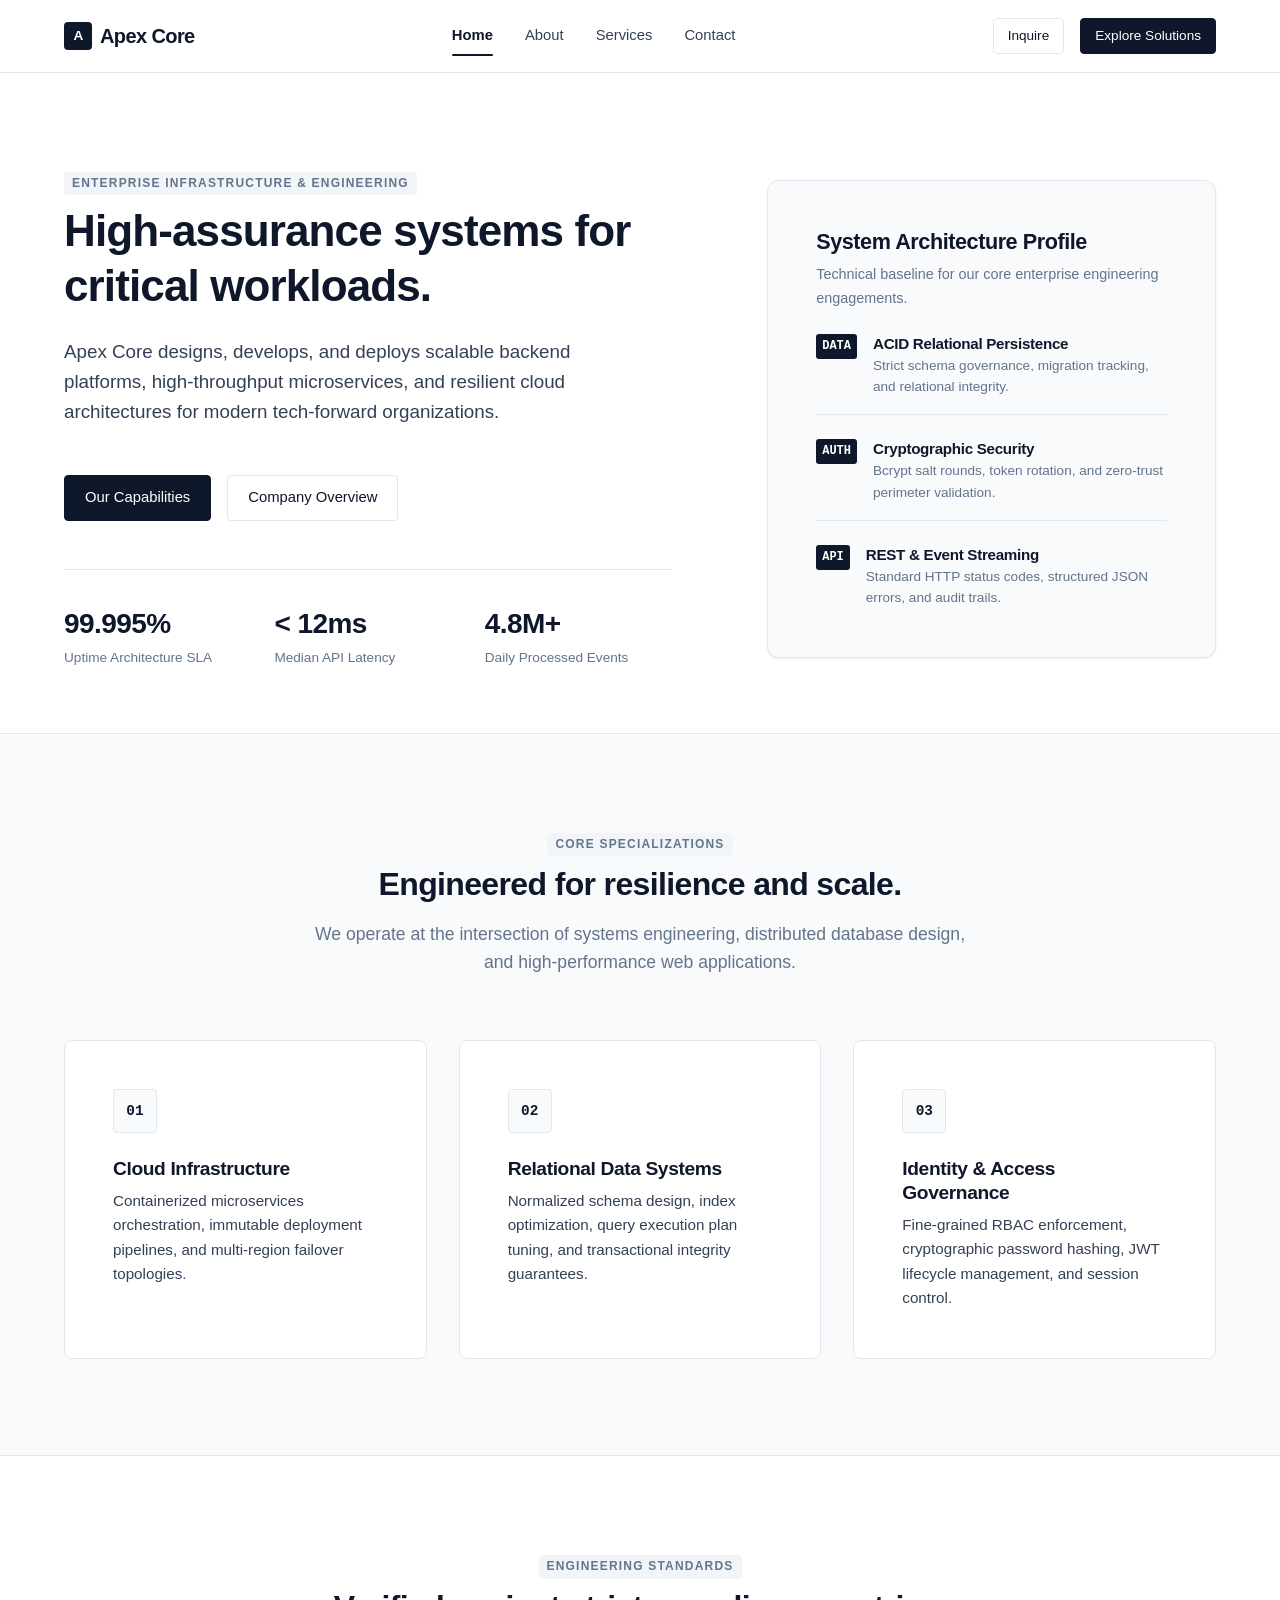
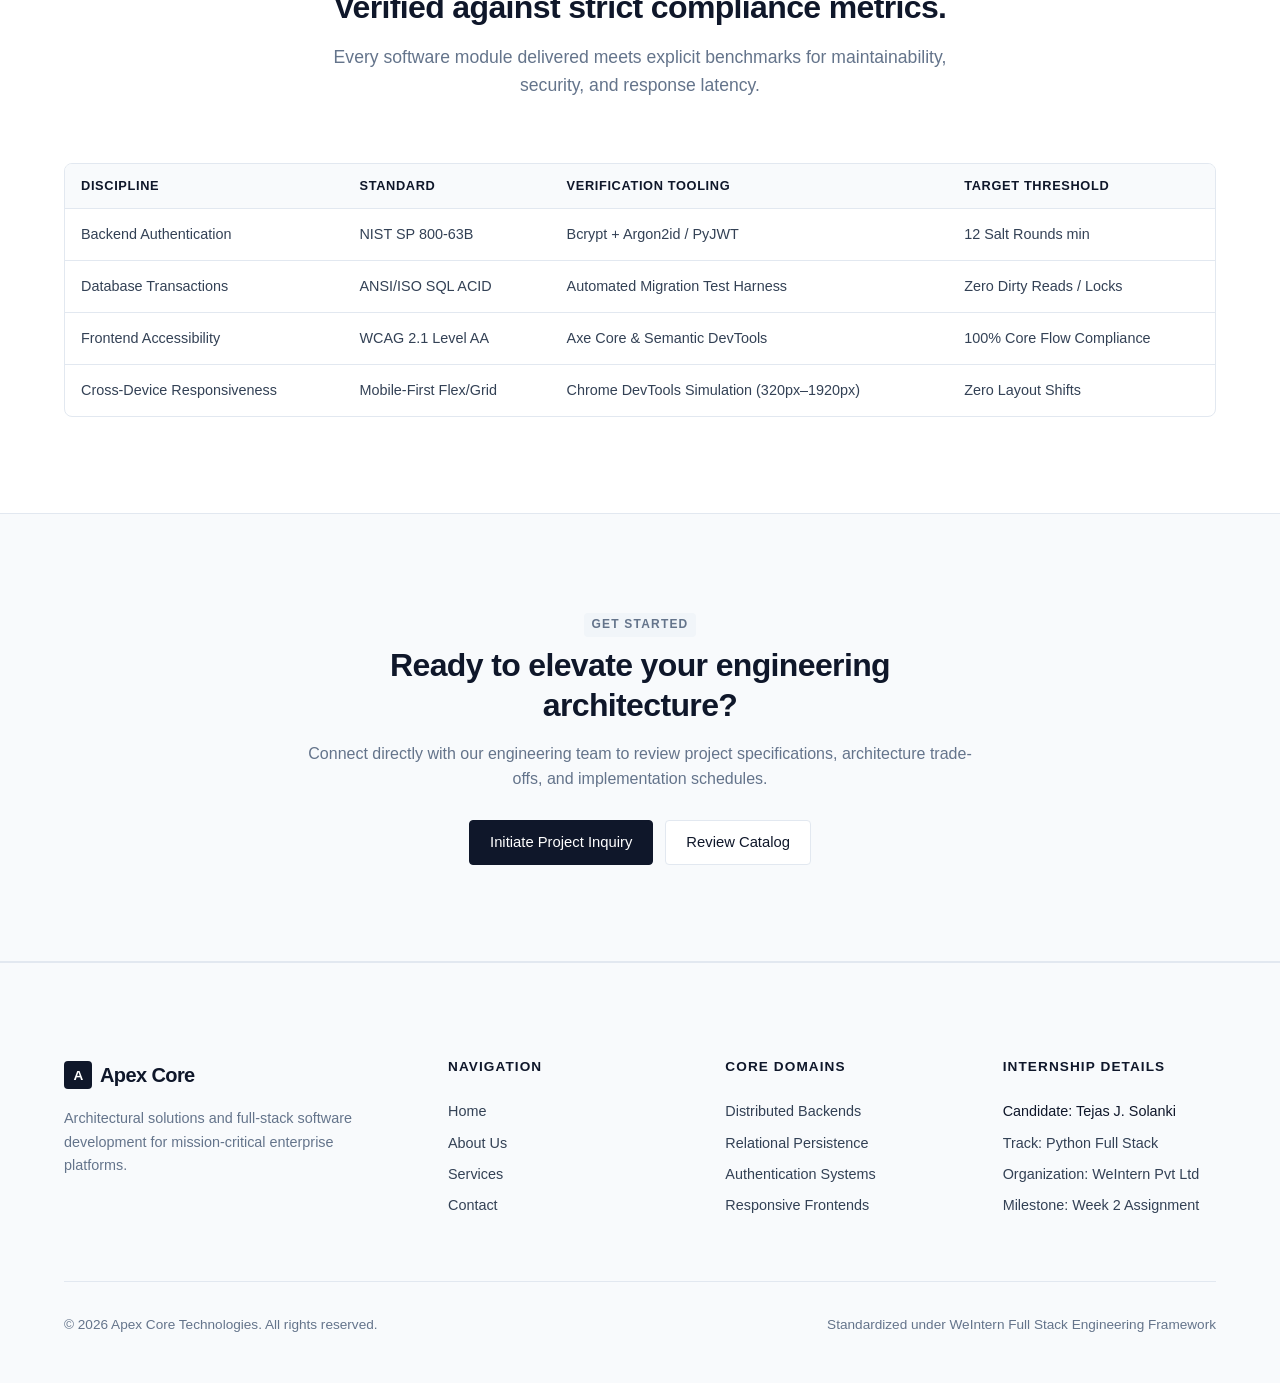
<file: task1-company-website/index.html>
<!DOCTYPE html>
<html lang="en">
<head>
  <meta charset="UTF-8">
  <meta name="viewport" content="width=device-width, initial-scale=1.0">
  <title>Apex Core Technologies — High-Throughput Cloud & Distributed Systems</title>
  <meta name="description" content="Apex Core Technologies delivers enterprise engineering, distributed cloud architecture, and mission-critical software systems.">
  <link rel="icon" type="image/svg+xml" href="assets/favicon.svg">
  <link rel="stylesheet" href="css/style.css">
</head>
<body>

  <!-- Navigation Header -->
  <header class="site-header">
    <div class="container">
      <nav class="navbar" aria-label="Main Navigation">
        <a href="index.html" class="brand-logo">
          <span class="brand-icon">A</span>
          <span>Apex Core</span>
        </a>

        <div class="nav-menu">
          <a href="index.html" class="nav-link active">Home</a>
          <a href="about.html" class="nav-link">About</a>
          <a href="services.html" class="nav-link">Services</a>
          <a href="contact.html" class="nav-link">Contact</a>
        </div>

        <div class="nav-cta">
          <a href="contact.html" class="btn btn-secondary btn-sm">Inquire</a>
          <a href="services.html" class="btn btn-primary btn-sm">Explore Solutions</a>
        </div>

        <button class="hamburger-btn" aria-label="Toggle navigation menu" aria-expanded="false">
          <span class="hamburger-line"></span>
          <span class="hamburger-line"></span>
          <span class="hamburger-line"></span>
        </button>
      </nav>
    </div>

    <!-- Mobile Drawer -->
    <div class="mobile-nav-drawer" aria-label="Mobile Navigation">
      <div class="mobile-nav-list">
        <a href="index.html" class="mobile-nav-link active">Home</a>
        <a href="about.html" class="mobile-nav-link">About</a>
        <a href="services.html" class="mobile-nav-link">Services</a>
        <a href="contact.html" class="mobile-nav-link">Contact</a>
        <div style="margin-top: 16px;">
          <a href="contact.html" class="btn btn-primary btn-block">Schedule Architecture Review</a>
        </div>
      </div>
    </div>
  </header>

  <!-- Hero Section -->
  <main>
    <section class="hero">
      <div class="container">
        <div class="hero-grid">
          <div class="hero-content">
            <span class="section-label">Enterprise Infrastructure & Engineering</span>
            <h1>High-assurance systems for critical workloads.</h1>
            <p class="hero-description">
              Apex Core designs, develops, and deploys scalable backend platforms, high-throughput microservices, and resilient cloud architectures for modern tech-forward organizations.
            </p>
            <div class="hero-actions">
              <a href="services.html" class="btn btn-primary">Our Capabilities</a>
              <a href="about.html" class="btn btn-secondary">Company Overview</a>
            </div>

            <div class="hero-metrics">
              <div class="metric-item">
                <div class="metric-value">99.995%</div>
                <div class="metric-label">Uptime Architecture SLA</div>
              </div>
              <div class="metric-item">
                <div class="metric-value">&lt; 12ms</div>
                <div class="metric-label">Median API Latency</div>
              </div>
              <div class="metric-item">
                <div class="metric-value">4.8M+</div>
                <div class="metric-label">Daily Processed Events</div>
              </div>
            </div>
          </div>

          <div class="hero-visual-card">
            <h3 style="margin-bottom: 8px;">System Architecture Profile</h3>
            <p style="font-size: 0.9rem; margin-bottom: 24px; color: var(--color-muted);">
              Technical baseline for our core enterprise engineering engagements.
            </p>
            <div class="system-spec-list">
              <div class="system-spec-item">
                <span class="spec-badge">DATA</span>
                <div class="spec-details">
                  <h4>ACID Relational Persistence</h4>
                  <p>Strict schema governance, migration tracking, and relational integrity.</p>
                </div>
              </div>
              <div class="system-spec-item">
                <span class="spec-badge">AUTH</span>
                <div class="spec-details">
                  <h4>Cryptographic Security</h4>
                  <p>Bcrypt salt rounds, token rotation, and zero-trust perimeter validation.</p>
                </div>
              </div>
              <div class="system-spec-item">
                <span class="spec-badge">API</span>
                <div class="spec-details">
                  <h4>REST & Event Streaming</h4>
                  <p>Standard HTTP status codes, structured JSON errors, and audit trails.</p>
                </div>
              </div>
            </div>
          </div>
        </div>
      </div>
    </section>

    <!-- Core Pillars Section -->
    <section class="section section-alt">
      <div class="container">
        <div class="section-header">
          <span class="section-label">Core Specializations</span>
          <h2 class="section-title">Engineered for resilience and scale.</h2>
          <p class="section-description">
            We operate at the intersection of systems engineering, distributed database design, and high-performance web applications.
          </p>
        </div>

        <div class="grid-3">
          <div class="card">
            <div class="card-icon-box">01</div>
            <h3 class="card-title">Cloud Infrastructure</h3>
            <p class="card-text">
              Containerized microservices orchestration, immutable deployment pipelines, and multi-region failover topologies.
            </p>
          </div>

          <div class="card">
            <div class="card-icon-box">02</div>
            <h3 class="card-title">Relational Data Systems</h3>
            <p class="card-text">
              Normalized schema design, index optimization, query execution plan tuning, and transactional integrity guarantees.
            </p>
          </div>

          <div class="card">
            <div class="card-icon-box">03</div>
            <h3 class="card-title">Identity & Access Governance</h3>
            <p class="card-text">
              Fine-grained RBAC enforcement, cryptographic password hashing, JWT lifecycle management, and session control.
            </p>
          </div>
        </div>
      </div>
    </section>

    <!-- Operational Standards -->
    <section class="section">
      <div class="container">
        <div class="section-header">
          <span class="section-label">Engineering Standards</span>
          <h2 class="section-title">Verified against strict compliance metrics.</h2>
          <p class="section-description">
            Every software module delivered meets explicit benchmarks for maintainability, security, and response latency.
          </p>
        </div>

        <div class="data-table-wrapper">
          <table class="data-table">
            <thead>
              <tr>
                <th>Discipline</th>
                <th>Standard</th>
                <th>Verification Tooling</th>
                <th>Target Threshold</th>
              </tr>
            </thead>
            <tbody>
              <tr>
                <td>Backend Authentication</td>
                <td>NIST SP 800-63B</td>
                <td>Bcrypt + Argon2id / PyJWT</td>
                <td>12 Salt Rounds min</td>
              </tr>
              <tr>
                <td>Database Transactions</td>
                <td>ANSI/ISO SQL ACID</td>
                <td>Automated Migration Test Harness</td>
                <td>Zero Dirty Reads / Locks</td>
              </tr>
              <tr>
                <td>Frontend Accessibility</td>
                <td>WCAG 2.1 Level AA</td>
                <td>Axe Core & Semantic DevTools</td>
                <td>100% Core Flow Compliance</td>
              </tr>
              <tr>
                <td>Cross-Device Responsiveness</td>
                <td>Mobile-First Flex/Grid</td>
                <td>Chrome DevTools Simulation (320px–1920px)</td>
                <td>Zero Layout Shifts</td>
              </tr>
            </tbody>
          </table>
        </div>
      </div>
    </section>

    <!-- Call to Action -->
    <section class="section section-alt">
      <div class="container" style="text-align: center; max-width: 720px;">
        <span class="section-label">Get Started</span>
        <h2 style="margin-bottom: 16px;">Ready to elevate your engineering architecture?</h2>
        <p style="margin-bottom: 28px; color: var(--color-muted);">
          Connect directly with our engineering team to review project specifications, architecture trade-offs, and implementation schedules.
        </p>
        <div style="display: flex; gap: 12px; justify-content: center;">
          <a href="contact.html" class="btn btn-primary">Initiate Project Inquiry</a>
          <a href="services.html" class="btn btn-secondary">Review Catalog</a>
        </div>
      </div>
    </section>
  </main>

  <!-- Footer -->
  <footer class="site-footer">
    <div class="container">
      <div class="footer-grid">
        <div class="footer-brand">
          <a href="index.html" class="brand-logo">
            <span class="brand-icon">A</span>
            <span>Apex Core</span>
          </a>
          <p>
            Architectural solutions and full-stack software development for mission-critical enterprise platforms.
          </p>
        </div>

        <div class="footer-col">
          <h4>Navigation</h4>
          <div class="footer-links">
            <a href="index.html" class="footer-link">Home</a>
            <a href="about.html" class="footer-link">About Us</a>
            <a href="services.html" class="footer-link">Services</a>
            <a href="contact.html" class="footer-link">Contact</a>
          </div>
        </div>

        <div class="footer-col">
          <h4>Core Domains</h4>
          <div class="footer-links">
            <a href="services.html" class="footer-link">Distributed Backends</a>
            <a href="services.html" class="footer-link">Relational Persistence</a>
            <a href="services.html" class="footer-link">Authentication Systems</a>
            <a href="services.html" class="footer-link">Responsive Frontends</a>
          </div>
        </div>

        <div class="footer-col">
          <h4>Internship Details</h4>
          <div class="footer-links">
            <span class="footer-link" style="color: var(--color-primary); font-weight: 500;">Candidate: Tejas J. Solanki</span>
            <span class="footer-link">Track: Python Full Stack</span>
            <span class="footer-link">Organization: WeIntern Pvt Ltd</span>
            <span class="footer-link">Milestone: Week 2 Assignment</span>
          </div>
        </div>
      </div>

      <div class="footer-bottom">
        <div>&copy; 2026 Apex Core Technologies. All rights reserved.</div>
        <div>Standardized under WeIntern Full Stack Engineering Framework</div>
      </div>
    </div>
  </footer>

  <script src="js/script.js"></script>
</body>
</html>
</file>
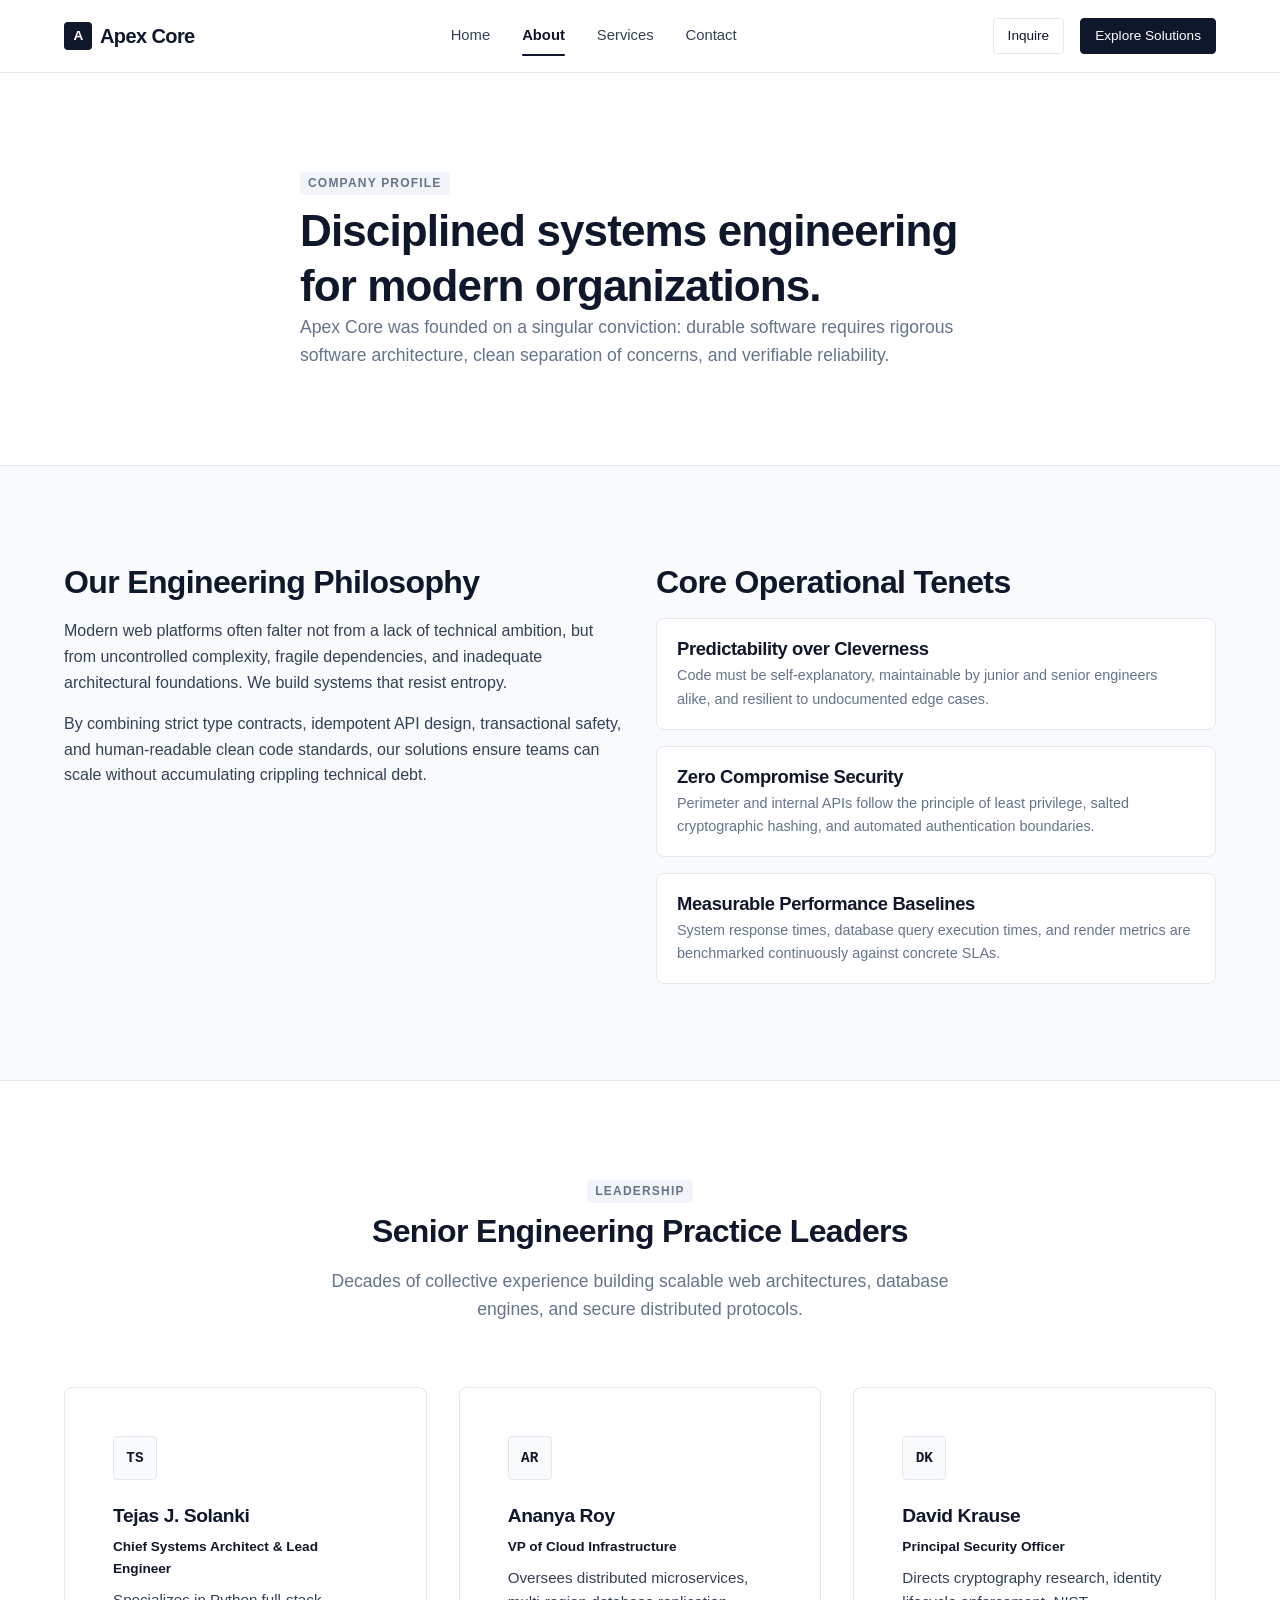
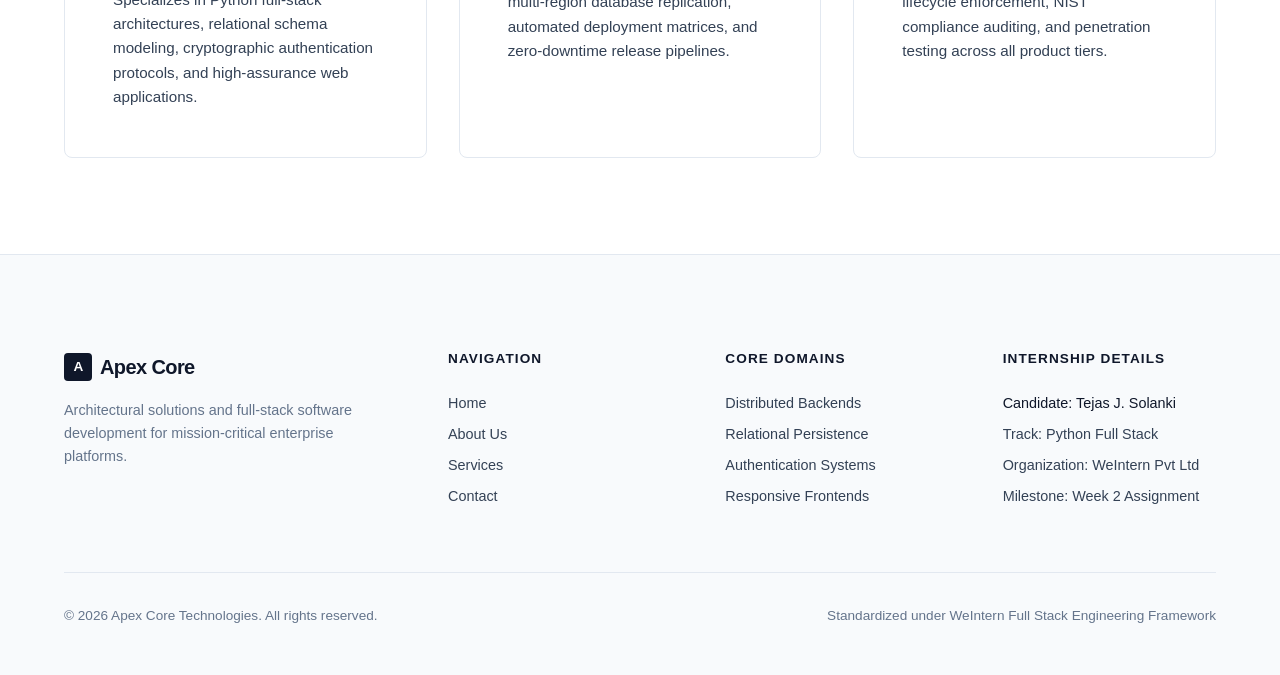
<file: task1-company-website/about.html>
<!DOCTYPE html>
<html lang="en">
<head>
  <meta charset="UTF-8">
  <meta name="viewport" content="width=device-width, initial-scale=1.0">
  <title>About Us — Apex Core Technologies</title>
  <meta name="description" content="Learn about Apex Core Technologies, our founding principles, architectural discipline, and engineering leadership.">
  <link rel="icon" type="image/svg+xml" href="assets/favicon.svg">
  <link rel="stylesheet" href="css/style.css">
</head>
<body>

  <!-- Navigation Header -->
  <header class="site-header">
    <div class="container">
      <nav class="navbar" aria-label="Main Navigation">
        <a href="index.html" class="brand-logo">
          <span class="brand-icon">A</span>
          <span>Apex Core</span>
        </a>

        <div class="nav-menu">
          <a href="index.html" class="nav-link">Home</a>
          <a href="about.html" class="nav-link active">About</a>
          <a href="services.html" class="nav-link">Services</a>
          <a href="contact.html" class="nav-link">Contact</a>
        </div>

        <div class="nav-cta">
          <a href="contact.html" class="btn btn-secondary btn-sm">Inquire</a>
          <a href="services.html" class="btn btn-primary btn-sm">Explore Solutions</a>
        </div>

        <button class="hamburger-btn" aria-label="Toggle navigation menu" aria-expanded="false">
          <span class="hamburger-line"></span>
          <span class="hamburger-line"></span>
          <span class="hamburger-line"></span>
        </button>
      </nav>
    </div>

    <div class="mobile-nav-drawer" aria-label="Mobile Navigation">
      <div class="mobile-nav-list">
        <a href="index.html" class="mobile-nav-link">Home</a>
        <a href="about.html" class="mobile-nav-link active">About</a>
        <a href="services.html" class="mobile-nav-link">Services</a>
        <a href="contact.html" class="mobile-nav-link">Contact</a>
        <div style="margin-top: 16px;">
          <a href="contact.html" class="btn btn-primary btn-block">Schedule Architecture Review</a>
        </div>
      </div>
    </div>
  </header>

  <main>
    <!-- Page Hero -->
    <section class="section" style="padding-bottom: var(--space-xl);">
      <div class="container">
        <div class="section-header" style="text-align: left; margin-bottom: var(--space-xl);">
          <span class="section-label">Company Profile</span>
          <h1>Disciplined systems engineering for modern organizations.</h1>
          <p class="section-description">
            Apex Core was founded on a singular conviction: durable software requires rigorous software architecture, clean separation of concerns, and verifiable reliability.
          </p>
        </div>
      </div>
    </section>

    <!-- Company Story & Principles -->
    <section class="section section-alt">
      <div class="container">
        <div class="grid-2" style="align-items: flex-start;">
          <div>
            <h2 style="margin-bottom: 16px;">Our Engineering Philosophy</h2>
            <p>
              Modern web platforms often falter not from a lack of technical ambition, but from uncontrolled complexity, fragile dependencies, and inadequate architectural foundations. We build systems that resist entropy.
            </p>
            <p>
              By combining strict type contracts, idempotent API design, transactional safety, and human-readable clean code standards, our solutions ensure teams can scale without accumulating crippling technical debt.
            </p>
          </div>

          <div>
            <h2 style="margin-bottom: 16px;">Core Operational Tenets</h2>
            <div style="display: flex; flex-direction: column; gap: 16px;">
              <div class="card" style="padding: 18px 20px;">
                <h4 style="margin-bottom: 4px;">Predictability over Cleverness</h4>
                <p style="font-size: 0.9rem; color: var(--color-muted); margin: 0;">
                  Code must be self-explanatory, maintainable by junior and senior engineers alike, and resilient to undocumented edge cases.
                </p>
              </div>
              <div class="card" style="padding: 18px 20px;">
                <h4 style="margin-bottom: 4px;">Zero Compromise Security</h4>
                <p style="font-size: 0.9rem; color: var(--color-muted); margin: 0;">
                  Perimeter and internal APIs follow the principle of least privilege, salted cryptographic hashing, and automated authentication boundaries.
                </p>
              </div>
              <div class="card" style="padding: 18px 20px;">
                <h4 style="margin-bottom: 4px;">Measurable Performance Baselines</h4>
                <p style="font-size: 0.9rem; color: var(--color-muted); margin: 0;">
                  System response times, database query execution times, and render metrics are benchmarked continuously against concrete SLAs.
                </p>
              </div>
            </div>
          </div>
        </div>
      </div>
    </section>

    <!-- Leadership Section -->
    <section class="section">
      <div class="container">
        <div class="section-header">
          <span class="section-label">Leadership</span>
          <h2 class="section-title">Senior Engineering Practice Leaders</h2>
          <p class="section-description">
            Decades of collective experience building scalable web architectures, database engines, and secure distributed protocols.
          </p>
        </div>

        <div class="grid-3">
          <div class="card">
            <div class="card-icon-box">TS</div>
            <h3 class="card-title">Tejas J. Solanki</h3>
            <p style="font-size: 0.85rem; font-weight: 600; color: var(--color-primary); margin-bottom: 8px;">Chief Systems Architect & Lead Engineer</p>
            <p class="card-text">
              Specializes in Python full-stack architectures, relational schema modeling, cryptographic authentication protocols, and high-assurance web applications.
            </p>
          </div>

          <div class="card">
            <div class="card-icon-box">AR</div>
            <h3 class="card-title">Ananya Roy</h3>
            <p style="font-size: 0.85rem; font-weight: 600; color: var(--color-primary); margin-bottom: 8px;">VP of Cloud Infrastructure</p>
            <p class="card-text">
              Oversees distributed microservices, multi-region database replication, automated deployment matrices, and zero-downtime release pipelines.
            </p>
          </div>

          <div class="card">
            <div class="card-icon-box">DK</div>
            <h3 class="card-title">David Krause</h3>
            <p style="font-size: 0.85rem; font-weight: 600; color: var(--color-primary); margin-bottom: 8px;">Principal Security Officer</p>
            <p class="card-text">
              Directs cryptography research, identity lifecycle enforcement, NIST compliance auditing, and penetration testing across all product tiers.
            </p>
          </div>
        </div>
      </div>
    </section>
  </main>

  <!-- Footer -->
  <footer class="site-footer">
    <div class="container">
      <div class="footer-grid">
        <div class="footer-brand">
          <a href="index.html" class="brand-logo">
            <span class="brand-icon">A</span>
            <span>Apex Core</span>
          </a>
          <p>
            Architectural solutions and full-stack software development for mission-critical enterprise platforms.
          </p>
        </div>

        <div class="footer-col">
          <h4>Navigation</h4>
          <div class="footer-links">
            <a href="index.html" class="footer-link">Home</a>
            <a href="about.html" class="footer-link">About Us</a>
            <a href="services.html" class="footer-link">Services</a>
            <a href="contact.html" class="footer-link">Contact</a>
          </div>
        </div>

        <div class="footer-col">
          <h4>Core Domains</h4>
          <div class="footer-links">
            <a href="services.html" class="footer-link">Distributed Backends</a>
            <a href="services.html" class="footer-link">Relational Persistence</a>
            <a href="services.html" class="footer-link">Authentication Systems</a>
            <a href="services.html" class="footer-link">Responsive Frontends</a>
          </div>
        </div>

        <div class="footer-col">
          <h4>Internship Details</h4>
          <div class="footer-links">
            <span class="footer-link" style="color: var(--color-primary); font-weight: 500;">Candidate: Tejas J. Solanki</span>
            <span class="footer-link">Track: Python Full Stack</span>
            <span class="footer-link">Organization: WeIntern Pvt Ltd</span>
            <span class="footer-link">Milestone: Week 2 Assignment</span>
          </div>
        </div>
      </div>

      <div class="footer-bottom">
        <div>&copy; 2026 Apex Core Technologies. All rights reserved.</div>
        <div>Standardized under WeIntern Full Stack Engineering Framework</div>
      </div>
    </div>
  </footer>

  <script src="js/script.js"></script>
</body>
</html>
</file>
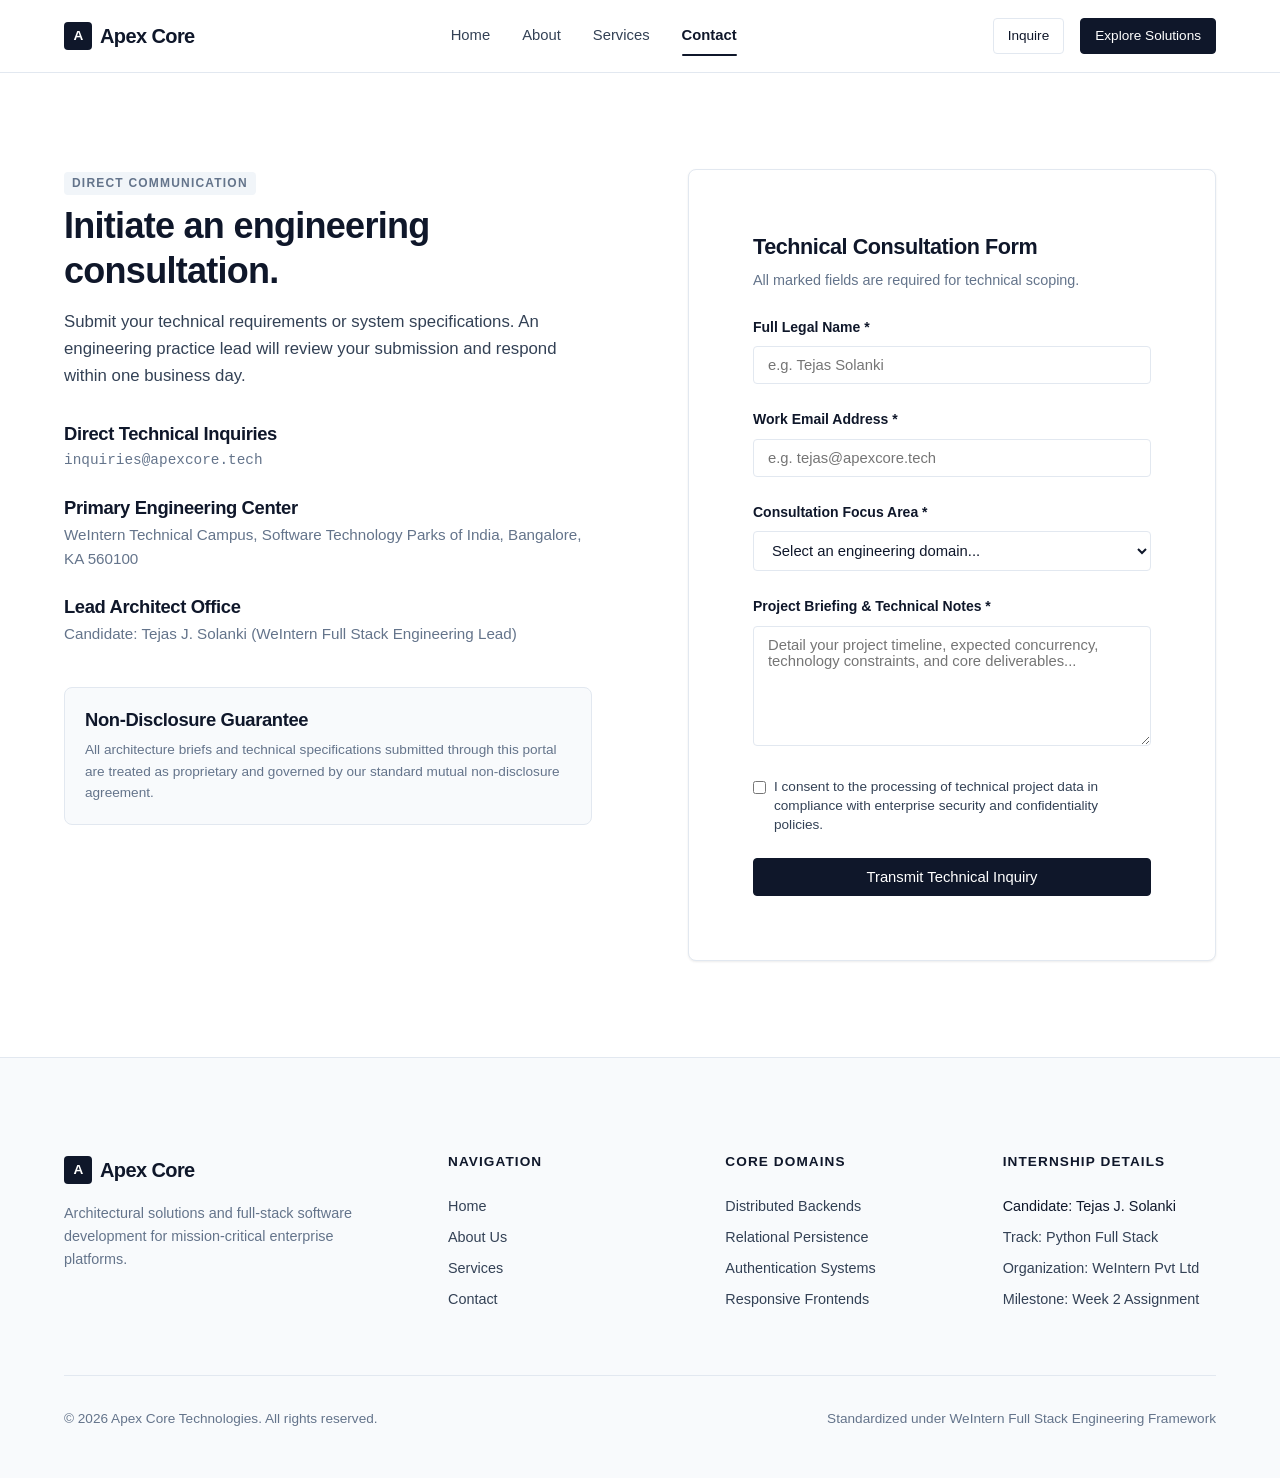
<file: task1-company-website/contact.html>
<!DOCTYPE html>
<html lang="en">
<head>
  <meta charset="UTF-8">
  <meta name="viewport" content="width=device-width, initial-scale=1.0">
  <title>Contact Engineering Practice — Apex Core Technologies</title>
  <meta name="description" content="Initiate a technical consultation with Apex Core Technologies. Schedule an architecture review or request an engineering proposal.">
  <link rel="icon" type="image/svg+xml" href="assets/favicon.svg">
  <link rel="stylesheet" href="css/style.css">
</head>
<body>

  <!-- Navigation Header -->
  <header class="site-header">
    <div class="container">
      <nav class="navbar" aria-label="Main Navigation">
        <a href="index.html" class="brand-logo">
          <span class="brand-icon">A</span>
          <span>Apex Core</span>
        </a>

        <div class="nav-menu">
          <a href="index.html" class="nav-link">Home</a>
          <a href="about.html" class="nav-link">About</a>
          <a href="services.html" class="nav-link">Services</a>
          <a href="contact.html" class="nav-link active">Contact</a>
        </div>

        <div class="nav-cta">
          <a href="contact.html" class="btn btn-secondary btn-sm">Inquire</a>
          <a href="services.html" class="btn btn-primary btn-sm">Explore Solutions</a>
        </div>

        <button class="hamburger-btn" aria-label="Toggle navigation menu" aria-expanded="false">
          <span class="hamburger-line"></span>
          <span class="hamburger-line"></span>
          <span class="hamburger-line"></span>
        </button>
      </nav>
    </div>

    <div class="mobile-nav-drawer" aria-label="Mobile Navigation">
      <div class="mobile-nav-list">
        <a href="index.html" class="mobile-nav-link">Home</a>
        <a href="about.html" class="mobile-nav-link">About</a>
        <a href="services.html" class="mobile-nav-link">Services</a>
        <a href="contact.html" class="mobile-nav-link active">Contact</a>
        <div style="margin-top: 16px;">
          <a href="contact.html" class="btn btn-primary btn-block">Schedule Architecture Review</a>
        </div>
      </div>
    </div>
  </header>

  <main>
    <section class="section">
      <div class="container">
        <div class="grid-2" style="align-items: flex-start; gap: var(--space-3xl);">
          <!-- Contact Details Column -->
          <div>
            <span class="section-label">Direct Communication</span>
            <h1 style="margin-bottom: 16px; font-size: 2.25rem;">Initiate an engineering consultation.</h1>
            <p style="color: var(--color-secondary); margin-bottom: 32px; font-size: 1.05rem;">
              Submit your technical requirements or system specifications. An engineering practice lead will review your submission and respond within one business day.
            </p>

            <div style="display: flex; flex-direction: column; gap: 24px; margin-bottom: 40px;">
              <div>
                <h4 style="margin-bottom: 4px;">Direct Technical Inquiries</h4>
                <p style="color: var(--color-muted); margin: 0; font-family: var(--font-family-mono); font-size: 0.9rem;">
                  inquiries@apexcore.tech
                </p>
              </div>

              <div>
                <h4 style="margin-bottom: 4px;">Primary Engineering Center</h4>
                <p style="color: var(--color-muted); margin: 0; font-size: 0.95rem;">
                  WeIntern Technical Campus, Software Technology Parks of India, Bangalore, KA 560100
                </p>
              </div>

              <div>
                <h4 style="margin-bottom: 4px;">Lead Architect Office</h4>
                <p style="color: var(--color-muted); margin: 0; font-size: 0.95rem;">
                  Candidate: Tejas J. Solanki (WeIntern Full Stack Engineering Lead)
                </p>
              </div>
            </div>

            <div class="card" style="background-color: var(--color-surface-subtle); padding: 20px;">
              <h4 style="margin-bottom: 8px;">Non-Disclosure Guarantee</h4>
              <p style="font-size: 0.85rem; color: var(--color-muted); margin: 0;">
                All architecture briefs and technical specifications submitted through this portal are treated as proprietary and governed by our standard mutual non-disclosure agreement.
              </p>
            </div>
          </div>

          <!-- Contact Form Column -->
          <div>
            <div class="form-card">
              <h3 style="margin-bottom: 8px;">Technical Consultation Form</h3>
              <p style="font-size: 0.9rem; color: var(--color-muted); margin-bottom: 24px;">
                All marked fields are required for technical scoping.
              </p>

              <!-- Success Feedback Banner -->
              <div id="formSuccessBanner" class="feedback-banner feedback-success" role="alert">
                <strong>Inquiry Received:</strong> Your consultation request has been validated and logged. A practice engineer will contact you shortly.
              </div>

              <form id="corporateContactForm" novalidate>
                <div class="form-group">
                  <label for="fullName" class="form-label">Full Legal Name *</label>
                  <input type="text" id="fullName" class="form-input" placeholder="e.g. Tejas Solanki" required autocomplete="name">
                  <div id="fullNameError" class="field-error" role="alert"></div>
                </div>

                <div class="form-group">
                  <label for="email" class="form-label">Work Email Address *</label>
                  <input type="email" id="email" class="form-input" placeholder="e.g. tejas@apexcore.tech" required autocomplete="email">
                  <div id="emailError" class="field-error" role="alert"></div>
                </div>

                <div class="form-group">
                  <label for="subject" class="form-label">Consultation Focus Area *</label>
                  <select id="subject" class="form-select" required>
                    <option value="" disabled selected>Select an engineering domain...</option>
                    <option value="cloud-backend">Distributed Backend Architecture (Python / REST)</option>
                    <option value="database-design">Relational Database Modeling & Migration</option>
                    <option value="auth-security">Enterprise Authentication & Access Control (JWT / Bcrypt)</option>
                    <option value="full-stack">Complete Full-Stack Application Delivery</option>
                    <option value="architecture-audit">Codebase Security & Performance Audit</option>
                  </select>
                  <div id="subjectError" class="field-error" role="alert"></div>
                </div>

                <div class="form-group">
                  <label for="message" class="form-label">Project Briefing & Technical Notes *</label>
                  <textarea id="message" class="form-textarea" placeholder="Detail your project timeline, expected concurrency, technology constraints, and core deliverables..." required></textarea>
                  <div id="messageError" class="field-error" role="alert"></div>
                </div>

                <div class="form-group" style="display: flex; align-items: flex-start; gap: 8px;">
                  <input type="checkbox" id="termsConsent" style="margin-top: 4px;" required>
                  <label for="termsConsent" style="font-size: 0.85rem; color: var(--color-secondary); line-height: 1.4;">
                    I consent to the processing of technical project data in compliance with enterprise security and confidentiality policies.
                  </label>
                </div>
                <div id="termsError" class="field-error" style="margin-top: -12px; margin-bottom: 16px;" role="alert"></div>

                <button type="submit" class="btn btn-primary btn-block">Transmit Technical Inquiry</button>
              </form>
            </div>
          </div>
        </div>
      </div>
    </section>
  </main>

  <!-- Footer -->
  <footer class="site-footer">
    <div class="container">
      <div class="footer-grid">
        <div class="footer-brand">
          <a href="index.html" class="brand-logo">
            <span class="brand-icon">A</span>
            <span>Apex Core</span>
          </a>
          <p>
            Architectural solutions and full-stack software development for mission-critical enterprise platforms.
          </p>
        </div>

        <div class="footer-col">
          <h4>Navigation</h4>
          <div class="footer-links">
            <a href="index.html" class="footer-link">Home</a>
            <a href="about.html" class="footer-link">About Us</a>
            <a href="services.html" class="footer-link">Services</a>
            <a href="contact.html" class="footer-link">Contact</a>
          </div>
        </div>

        <div class="footer-col">
          <h4>Core Domains</h4>
          <div class="footer-links">
            <a href="services.html" class="footer-link">Distributed Backends</a>
            <a href="services.html" class="footer-link">Relational Persistence</a>
            <a href="services.html" class="footer-link">Authentication Systems</a>
            <a href="services.html" class="footer-link">Responsive Frontends</a>
          </div>
        </div>

        <div class="footer-col">
          <h4>Internship Details</h4>
          <div class="footer-links">
            <span class="footer-link" style="color: var(--color-primary); font-weight: 500;">Candidate: Tejas J. Solanki</span>
            <span class="footer-link">Track: Python Full Stack</span>
            <span class="footer-link">Organization: WeIntern Pvt Ltd</span>
            <span class="footer-link">Milestone: Week 2 Assignment</span>
          </div>
        </div>
      </div>

      <div class="footer-bottom">
        <div>&copy; 2026 Apex Core Technologies. All rights reserved.</div>
        <div>Standardized under WeIntern Full Stack Engineering Framework</div>
      </div>
    </div>
  </footer>

  <script src="js/script.js"></script>
</body>
</html>
</file>
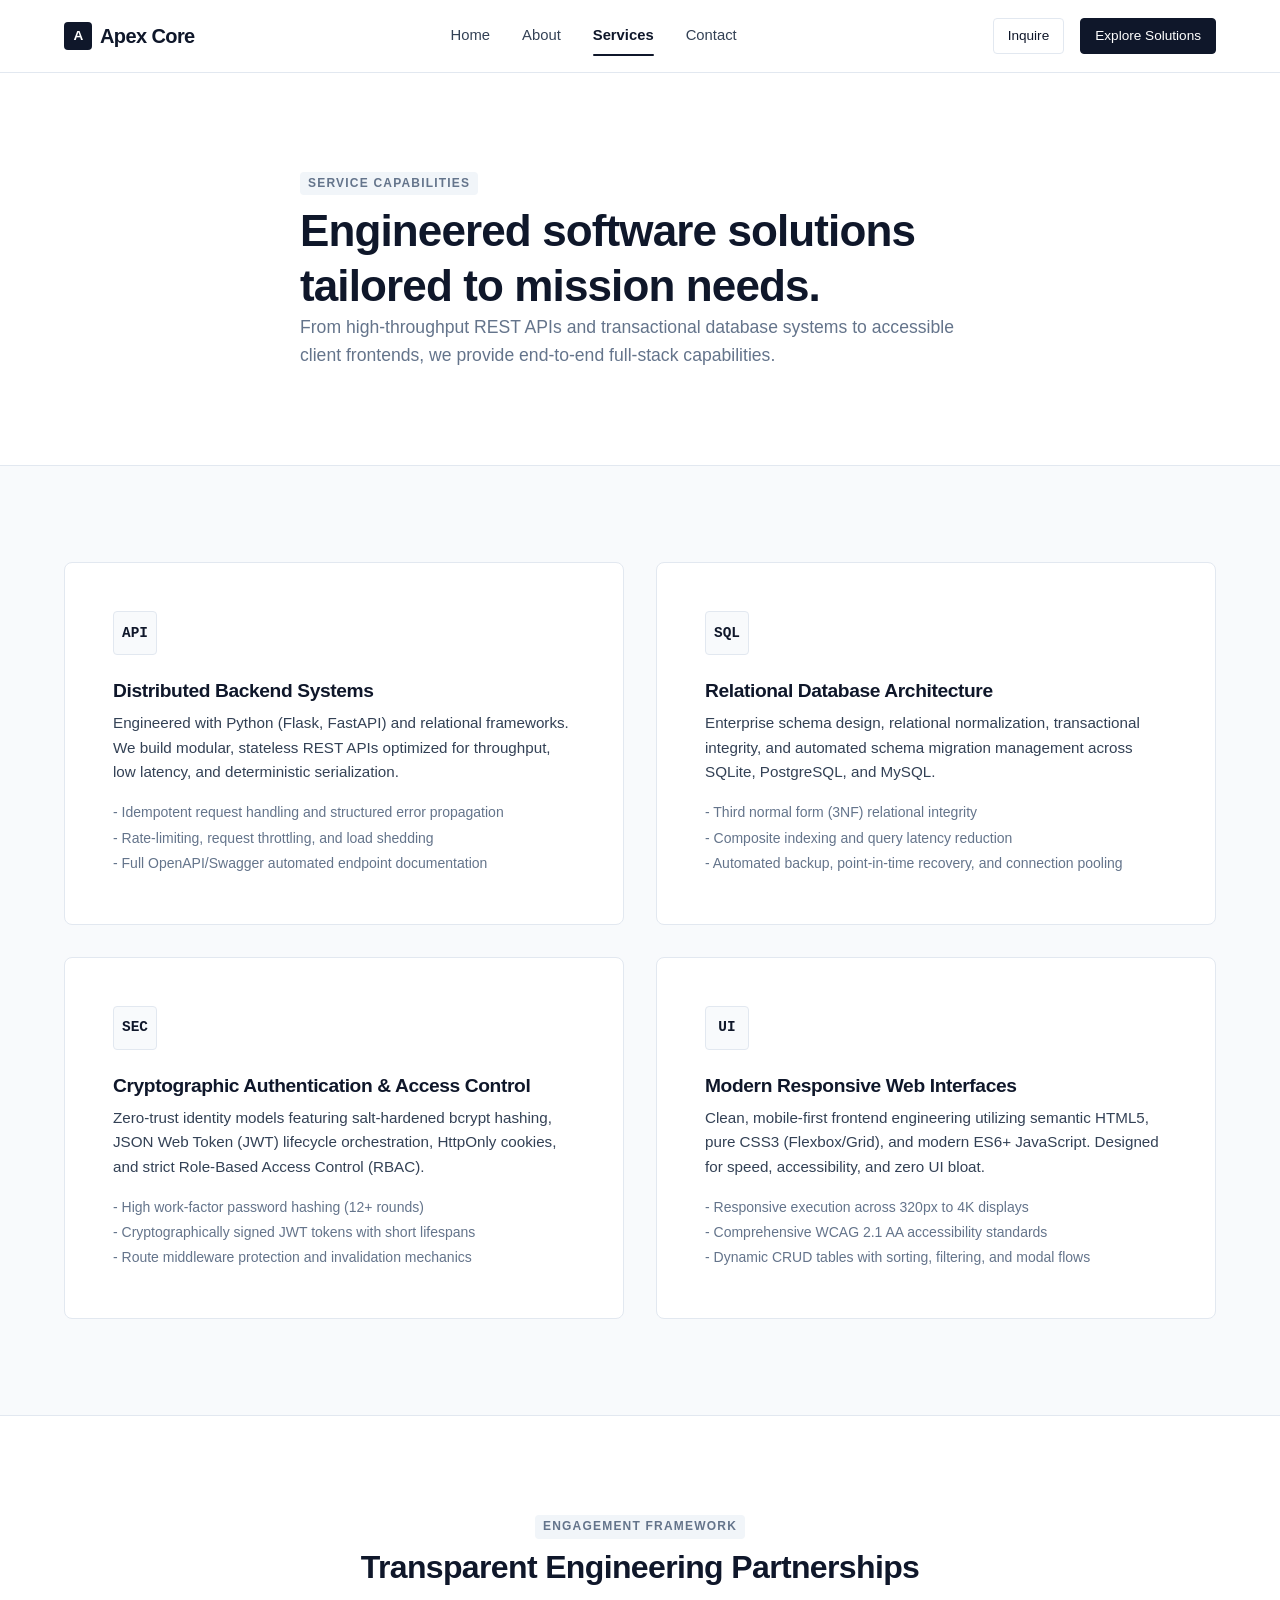
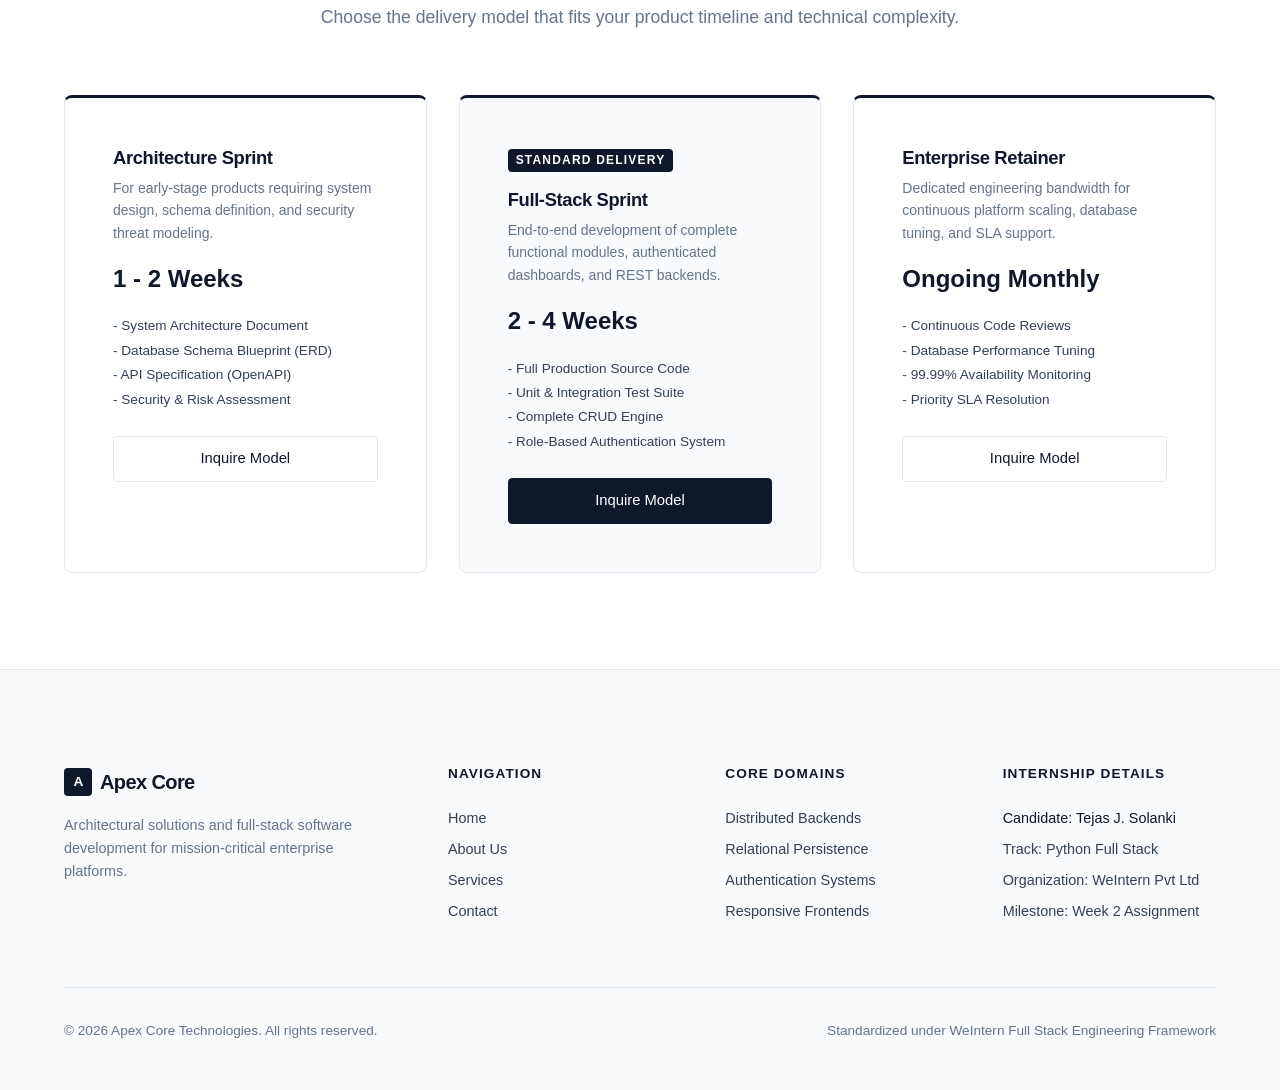
<file: task1-company-website/services.html>
<!DOCTYPE html>
<html lang="en">
<head>
  <meta charset="UTF-8">
  <meta name="viewport" content="width=device-width, initial-scale=1.0">
  <title>Engineering Services & Solutions — Apex Core Technologies</title>
  <meta name="description" content="Explore our core services: distributed Python backend engineering, relational database architecture, identity governance, and high-performance frontends.">
  <link rel="icon" type="image/svg+xml" href="assets/favicon.svg">
  <link rel="stylesheet" href="css/style.css">
</head>
<body>

  <!-- Navigation Header -->
  <header class="site-header">
    <div class="container">
      <nav class="navbar" aria-label="Main Navigation">
        <a href="index.html" class="brand-logo">
          <span class="brand-icon">A</span>
          <span>Apex Core</span>
        </a>

        <div class="nav-menu">
          <a href="index.html" class="nav-link">Home</a>
          <a href="about.html" class="nav-link">About</a>
          <a href="services.html" class="nav-link active">Services</a>
          <a href="contact.html" class="nav-link">Contact</a>
        </div>

        <div class="nav-cta">
          <a href="contact.html" class="btn btn-secondary btn-sm">Inquire</a>
          <a href="services.html" class="btn btn-primary btn-sm">Explore Solutions</a>
        </div>

        <button class="hamburger-btn" aria-label="Toggle navigation menu" aria-expanded="false">
          <span class="hamburger-line"></span>
          <span class="hamburger-line"></span>
          <span class="hamburger-line"></span>
        </button>
      </nav>
    </div>

    <div class="mobile-nav-drawer" aria-label="Mobile Navigation">
      <div class="mobile-nav-list">
        <a href="index.html" class="mobile-nav-link">Home</a>
        <a href="about.html" class="mobile-nav-link">About</a>
        <a href="services.html" class="mobile-nav-link active">Services</a>
        <a href="contact.html" class="mobile-nav-link">Contact</a>
        <div style="margin-top: 16px;">
          <a href="contact.html" class="btn btn-primary btn-block">Schedule Architecture Review</a>
        </div>
      </div>
    </div>
  </header>

  <main>
    <!-- Page Hero -->
    <section class="section" style="padding-bottom: var(--space-xl);">
      <div class="container">
        <div class="section-header" style="text-align: left; margin-bottom: var(--space-xl);">
          <span class="section-label">Service Capabilities</span>
          <h1>Engineered software solutions tailored to mission needs.</h1>
          <p class="section-description">
            From high-throughput REST APIs and transactional database systems to accessible client frontends, we provide end-to-end full-stack capabilities.
          </p>
        </div>
      </div>
    </section>

    <!-- Services Grid -->
    <section class="section section-alt">
      <div class="container">
        <div class="grid-2">
          <div class="card">
            <div class="card-icon-box">API</div>
            <h3 class="card-title">Distributed Backend Systems</h3>
            <p class="card-text" style="margin-bottom: 16px;">
              Engineered with Python (Flask, FastAPI) and relational frameworks. We build modular, stateless REST APIs optimized for throughput, low latency, and deterministic serialization.
            </p>
            <ul style="font-size: 0.875rem; color: var(--color-muted); line-height: 1.8;">
              <li>- Idempotent request handling and structured error propagation</li>
              <li>- Rate-limiting, request throttling, and load shedding</li>
              <li>- Full OpenAPI/Swagger automated endpoint documentation</li>
            </ul>
          </div>

          <div class="card">
            <div class="card-icon-box">SQL</div>
            <h3 class="card-title">Relational Database Architecture</h3>
            <p class="card-text" style="margin-bottom: 16px;">
              Enterprise schema design, relational normalization, transactional integrity, and automated schema migration management across SQLite, PostgreSQL, and MySQL.
            </p>
            <ul style="font-size: 0.875rem; color: var(--color-muted); line-height: 1.8;">
              <li>- Third normal form (3NF) relational integrity</li>
              <li>- Composite indexing and query latency reduction</li>
              <li>- Automated backup, point-in-time recovery, and connection pooling</li>
            </ul>
          </div>

          <div class="card">
            <div class="card-icon-box">SEC</div>
            <h3 class="card-title">Cryptographic Authentication & Access Control</h3>
            <p class="card-text" style="margin-bottom: 16px;">
              Zero-trust identity models featuring salt-hardened bcrypt hashing, JSON Web Token (JWT) lifecycle orchestration, HttpOnly cookies, and strict Role-Based Access Control (RBAC).
            </p>
            <ul style="font-size: 0.875rem; color: var(--color-muted); line-height: 1.8;">
              <li>- High work-factor password hashing (12+ rounds)</li>
              <li>- Cryptographically signed JWT tokens with short lifespans</li>
              <li>- Route middleware protection and invalidation mechanics</li>
            </ul>
          </div>

          <div class="card">
            <div class="card-icon-box">UI</div>
            <h3 class="card-title">Modern Responsive Web Interfaces</h3>
            <p class="card-text" style="margin-bottom: 16px;">
              Clean, mobile-first frontend engineering utilizing semantic HTML5, pure CSS3 (Flexbox/Grid), and modern ES6+ JavaScript. Designed for speed, accessibility, and zero UI bloat.
            </p>
            <ul style="font-size: 0.875rem; color: var(--color-muted); line-height: 1.8;">
              <li>- Responsive execution across 320px to 4K displays</li>
              <li>- Comprehensive WCAG 2.1 AA accessibility standards</li>
              <li>- Dynamic CRUD tables with sorting, filtering, and modal flows</li>
            </ul>
          </div>
        </div>
      </div>
    </section>

    <!-- Engagement Models -->
    <section class="section">
      <div class="container">
        <div class="section-header">
          <span class="section-label">Engagement Framework</span>
          <h2 class="section-title">Transparent Engineering Partnerships</h2>
          <p class="section-description">
            Choose the delivery model that fits your product timeline and technical complexity.
          </p>
        </div>

        <div class="grid-3">
          <div class="card" style="border-top: 3px solid var(--color-primary);">
            <h3 style="font-size: 1.15rem; margin-bottom: 8px;">Architecture Sprint</h3>
            <p style="font-size: 0.875rem; color: var(--color-muted); margin-bottom: 16px;">
              For early-stage products requiring system design, schema definition, and security threat modeling.
            </p>
            <div style="font-size: 1.5rem; font-weight: 700; margin-bottom: 16px;">1 - 2 Weeks</div>
            <ul style="font-size: 0.85rem; color: var(--color-secondary); line-height: 1.8; margin-bottom: 24px;">
              <li>- System Architecture Document</li>
              <li>- Database Schema Blueprint (ERD)</li>
              <li>- API Specification (OpenAPI)</li>
              <li>- Security & Risk Assessment</li>
            </ul>
            <a href="contact.html" class="btn btn-secondary btn-block">Inquire Model</a>
          </div>

          <div class="card" style="border-top: 3px solid var(--color-primary); background-color: var(--color-surface-subtle);">
            <span class="section-label" style="background-color: var(--color-primary); color: var(--color-surface-pure);">Standard Delivery</span>
            <h3 style="font-size: 1.15rem; margin-bottom: 8px; margin-top: 8px;">Full-Stack Sprint</h3>
            <p style="font-size: 0.875rem; color: var(--color-muted); margin-bottom: 16px;">
              End-to-end development of complete functional modules, authenticated dashboards, and REST backends.
            </p>
            <div style="font-size: 1.5rem; font-weight: 700; margin-bottom: 16px;">2 - 4 Weeks</div>
            <ul style="font-size: 0.85rem; color: var(--color-secondary); line-height: 1.8; margin-bottom: 24px;">
              <li>- Full Production Source Code</li>
              <li>- Unit & Integration Test Suite</li>
              <li>- Complete CRUD Engine</li>
              <li>- Role-Based Authentication System</li>
            </ul>
            <a href="contact.html" class="btn btn-primary btn-block">Inquire Model</a>
          </div>

          <div class="card" style="border-top: 3px solid var(--color-primary);">
            <h3 style="font-size: 1.15rem; margin-bottom: 8px;">Enterprise Retainer</h3>
            <p style="font-size: 0.875rem; color: var(--color-muted); margin-bottom: 16px;">
              Dedicated engineering bandwidth for continuous platform scaling, database tuning, and SLA support.
            </p>
            <div style="font-size: 1.5rem; font-weight: 700; margin-bottom: 16px;">Ongoing Monthly</div>
            <ul style="font-size: 0.85rem; color: var(--color-secondary); line-height: 1.8; margin-bottom: 24px;">
              <li>- Continuous Code Reviews</li>
              <li>- Database Performance Tuning</li>
              <li>- 99.99% Availability Monitoring</li>
              <li>- Priority SLA Resolution</li>
            </ul>
            <a href="contact.html" class="btn btn-secondary btn-block">Inquire Model</a>
          </div>
        </div>
      </div>
    </section>
  </main>

  <!-- Footer -->
  <footer class="site-footer">
    <div class="container">
      <div class="footer-grid">
        <div class="footer-brand">
          <a href="index.html" class="brand-logo">
            <span class="brand-icon">A</span>
            <span>Apex Core</span>
          </a>
          <p>
            Architectural solutions and full-stack software development for mission-critical enterprise platforms.
          </p>
        </div>

        <div class="footer-col">
          <h4>Navigation</h4>
          <div class="footer-links">
            <a href="index.html" class="footer-link">Home</a>
            <a href="about.html" class="footer-link">About Us</a>
            <a href="services.html" class="footer-link">Services</a>
            <a href="contact.html" class="footer-link">Contact</a>
          </div>
        </div>

        <div class="footer-col">
          <h4>Core Domains</h4>
          <div class="footer-links">
            <a href="services.html" class="footer-link">Distributed Backends</a>
            <a href="services.html" class="footer-link">Relational Persistence</a>
            <a href="services.html" class="footer-link">Authentication Systems</a>
            <a href="services.html" class="footer-link">Responsive Frontends</a>
          </div>
        </div>

        <div class="footer-col">
          <h4>Internship Details</h4>
          <div class="footer-links">
            <span class="footer-link" style="color: var(--color-primary); font-weight: 500;">Candidate: Tejas J. Solanki</span>
            <span class="footer-link">Track: Python Full Stack</span>
            <span class="footer-link">Organization: WeIntern Pvt Ltd</span>
            <span class="footer-link">Milestone: Week 2 Assignment</span>
          </div>
        </div>
      </div>

      <div class="footer-bottom">
        <div>&copy; 2026 Apex Core Technologies. All rights reserved.</div>
        <div>Standardized under WeIntern Full Stack Engineering Framework</div>
      </div>
    </div>
  </footer>

  <script src="js/script.js"></script>
</body>
</html>
</file>
<file: task1-company-website/css/style.css>
/* ==========================================================================
   Apex Core Technologies — Enterprise Corporate Design System
   Typography: SF Pro / System Clean Sans
   Palette: Monochromatic Charcoal, Slate Gray, Neutral Steel, Pure White
   Zero Emojis | Zero Cyberpunk | Zero AI Gradient Slop
   ========================================================================== */

:root {
  --font-family-sans: -apple-system, BlinkMacSystemFont, "SF Pro Text", "SF Pro Display", "Segoe UI", Roboto, "Helvetica Neue", Arial, sans-serif;
  --font-family-mono: "SF Mono", "Consolas", "Monaco", "Liberation Mono", monospace;

  /* Color Palette */
  --color-primary: #0F172A;        /* Slate 900 */
  --color-primary-light: #1E293B;  /* Slate 800 */
  --color-secondary: #334155;      /* Slate 700 */
  --color-muted: #64748B;          /* Slate 500 */
  --color-subtle: #94A3B8;         /* Slate 400 */
  --color-border: #E2E8F0;         /* Slate 200 */
  --color-surface-subtle: #F8FAFC; /* Slate 50 */
  --color-surface-hover: #F1F5F9;  /* Slate 100 */
  --color-surface-pure: #FFFFFF;
  --color-dark-bg: #090D16;        /* Deep Carbon for Corporate Contrast */

  --color-accent: #2563EB;         /* Deep Enterprise Blue */
  --color-accent-dark: #1D4ED8;
  --color-success: #059669;        /* Emerald 600 */
  --color-error: #DC2626;          /* Red 600 */

  /* Spacing */
  --space-xxs: 4px;
  --space-xs: 8px;
  --space-sm: 16px;
  --space-md: 24px;
  --space-lg: 32px;
  --space-xl: 48px;
  --space-2xl: 64px;
  --space-3xl: 96px;

  /* Radii */
  --radius-sm: 4px;
  --radius-md: 8px;
  --radius-lg: 12px;

  /* Shadow */
  --shadow-subtle: 0 1px 3px rgba(0, 0, 0, 0.05), 0 1px 2px rgba(0, 0, 0, 0.03);
  --shadow-card: 0 4px 6px -1px rgba(0, 0, 0, 0.05), 0 2px 4px -2px rgba(0, 0, 0, 0.03);
  --shadow-raised: 0 10px 15px -3px rgba(0, 0, 0, 0.07), 0 4px 6px -4px rgba(0, 0, 0, 0.04);

  /* Transitions */
  --transition-fast: 0.15s ease;
  --transition-normal: 0.25s ease;
}

*, *::before, *::after {
  box-sizing: border-box;
  margin: 0;
  padding: 0;
}

html {
  font-size: 16px;
  scroll-behavior: smooth;
  -webkit-font-smoothing: antialiased;
  -moz-osx-font-smoothing: grayscale;
}

body {
  font-family: var(--font-family-sans);
  background-color: var(--color-surface-pure);
  color: var(--color-primary);
  line-height: 1.6;
  font-size: 1rem;
  display: flex;
  flex-direction: column;
  min-height: 100vh;
}

/* Typography */
h1, h2, h3, h4, h5, h6 {
  font-family: var(--font-family-sans);
  font-weight: 600;
  line-height: 1.25;
  color: var(--color-primary);
  letter-spacing: -0.02em;
}

h1 { font-size: 2.75rem; font-weight: 700; }
h2 { font-size: 2rem; }
h3 { font-size: 1.35rem; }
h4 { font-size: 1.15rem; }

p {
  color: var(--color-secondary);
  font-size: 1rem;
  margin-bottom: var(--space-sm);
}

p:last-child {
  margin-bottom: 0;
}

a {
  color: inherit;
  text-decoration: none;
  transition: color var(--transition-fast);
}

ul, ol {
  list-style: none;
}

img {
  max-width: 100%;
  height: auto;
  display: block;
}

/* Layout Utilities */
.container {
  width: 100%;
  max-width: 1200px;
  margin: 0 auto;
  padding: 0 var(--space-md);
}

.section {
  padding: var(--space-3xl) 0;
}

.section-alt {
  background-color: var(--color-surface-subtle);
  border-top: 1px solid var(--color-border);
  border-bottom: 1px solid var(--color-border);
}

.section-header {
  text-align: center;
  max-width: 680px;
  margin: 0 auto var(--space-2xl) auto;
}

.section-label {
  display: inline-block;
  font-size: 0.75rem;
  text-transform: uppercase;
  font-weight: 700;
  letter-spacing: 0.1em;
  color: var(--color-muted);
  margin-bottom: var(--space-xs);
  padding: 2px 8px;
  background-color: var(--color-surface-hover);
  border-radius: var(--radius-sm);
}

.section-title {
  margin-bottom: var(--space-sm);
}

.section-description {
  font-size: 1.1rem;
  color: var(--color-muted);
}

/* Navigation Header */
.site-header {
  position: sticky;
  top: 0;
  z-index: 100;
  background-color: rgba(255, 255, 255, 0.96);
  backdrop-filter: blur(8px);
  border-bottom: 1px solid var(--color-border);
  transition: box-shadow var(--transition-normal);
}

.site-header.scrolled {
  box-shadow: var(--shadow-subtle);
}

.navbar {
  display: flex;
  align-items: center;
  justify-content: space-between;
  height: 72px;
}

.brand-logo {
  display: flex;
  align-items: center;
  gap: var(--space-xs);
  font-weight: 700;
  font-size: 1.25rem;
  letter-spacing: -0.03em;
  color: var(--color-primary);
}

.brand-icon {
  width: 28px;
  height: 28px;
  background-color: var(--color-primary);
  border-radius: var(--radius-sm);
  display: flex;
  align-items: center;
  justify-content: center;
  color: var(--color-surface-pure);
  font-size: 0.85rem;
  font-weight: 800;
}

.nav-menu {
  display: flex;
  align-items: center;
  gap: var(--space-lg);
}

.nav-link {
  font-size: 0.925rem;
  font-weight: 500;
  color: var(--color-secondary);
  padding: var(--space-xs) 0;
  position: relative;
}

.nav-link:hover {
  color: var(--color-primary);
}

.nav-link.active {
  color: var(--color-primary);
  font-weight: 600;
}

.nav-link.active::after {
  content: "";
  position: absolute;
  bottom: 0;
  left: 0;
  width: 100%;
  height: 2px;
  background-color: var(--color-primary);
  border-radius: 2px;
}

.nav-cta {
  display: flex;
  align-items: center;
  gap: var(--space-sm);
}

.hamburger-btn {
  display: none;
  background: none;
  border: none;
  cursor: pointer;
  padding: var(--space-xs);
  flex-direction: column;
  justify-content: center;
  gap: 5px;
  width: 36px;
  height: 36px;
}

.hamburger-line {
  width: 22px;
  height: 2px;
  background-color: var(--color-primary);
  transition: transform var(--transition-fast), opacity var(--transition-fast);
}

.hamburger-btn.is-active .hamburger-line:nth-child(1) {
  transform: translateY(7px) rotate(45deg);
}

.hamburger-btn.is-active .hamburger-line:nth-child(2) {
  opacity: 0;
}

.hamburger-btn.is-active .hamburger-line:nth-child(3) {
  transform: translateY(-7px) rotate(-45deg);
}

/* Mobile Drawer */
.mobile-nav-drawer {
  display: none;
  position: absolute;
  top: 72px;
  left: 0;
  width: 100%;
  background-color: var(--color-surface-pure);
  border-bottom: 1px solid var(--color-border);
  padding: var(--space-md) var(--space-md) var(--space-lg) var(--space-md);
  box-shadow: var(--shadow-raised);
}

.mobile-nav-drawer.is-open {
  display: block;
}

.mobile-nav-list {
  display: flex;
  flex-direction: column;
  gap: var(--space-sm);
}

.mobile-nav-link {
  font-size: 1.05rem;
  font-weight: 500;
  color: var(--color-secondary);
  padding: var(--space-xs) 0;
  border-bottom: 1px solid var(--color-surface-hover);
}

.mobile-nav-link.active {
  color: var(--color-primary);
  font-weight: 600;
}

/* Buttons */
.btn {
  display: inline-flex;
  align-items: center;
  justify-content: center;
  gap: var(--space-xs);
  font-family: var(--font-family-sans);
  font-size: 0.925rem;
  font-weight: 500;
  padding: 10px 20px;
  border-radius: var(--radius-sm);
  border: 1px solid transparent;
  cursor: pointer;
  transition: all var(--transition-fast);
  text-align: center;
  white-space: nowrap;
}

.btn-primary {
  background-color: var(--color-primary);
  color: var(--color-surface-pure);
  border-color: var(--color-primary);
}

.btn-primary:hover {
  background-color: var(--color-primary-light);
  border-color: var(--color-primary-light);
}

.btn-secondary {
  background-color: var(--color-surface-pure);
  color: var(--color-primary);
  border-color: var(--color-border);
}

.btn-secondary:hover {
  background-color: var(--color-surface-hover);
  border-color: var(--color-subtle);
}

.btn-sm {
  padding: 6px 14px;
  font-size: 0.85rem;
}

.btn-block {
  width: 100%;
}

/* Hero Section */
.hero {
  padding: var(--space-3xl) 0 var(--space-2xl) 0;
  background-color: var(--color-surface-pure);
}

.hero-grid {
  display: grid;
  grid-template-columns: 1.15fr 0.85fr;
  gap: var(--space-3xl);
  align-items: center;
}

.hero-content h1 {
  margin-bottom: var(--space-md);
}

.hero-description {
  font-size: 1.175rem;
  color: var(--color-secondary);
  margin-bottom: var(--space-xl);
  max-width: 540px;
}

.hero-actions {
  display: flex;
  gap: var(--space-sm);
  margin-bottom: var(--space-xl);
}

.hero-metrics {
  display: grid;
  grid-template-columns: repeat(3, 1fr);
  gap: var(--space-md);
  padding-top: var(--space-lg);
  border-top: 1px solid var(--color-border);
}

.metric-item .metric-value {
  font-size: 1.75rem;
  font-weight: 700;
  color: var(--color-primary);
  letter-spacing: -0.02em;
}

.metric-item .metric-label {
  font-size: 0.85rem;
  color: var(--color-muted);
}

.hero-visual-card {
  background-color: var(--color-surface-subtle);
  border: 1px solid var(--color-border);
  border-radius: var(--radius-lg);
  padding: var(--space-xl);
  box-shadow: var(--shadow-subtle);
}

.system-spec-list {
  display: flex;
  flex-direction: column;
  gap: var(--space-md);
}

.system-spec-item {
  display: flex;
  align-items: flex-start;
  gap: var(--space-sm);
  padding-bottom: var(--space-sm);
  border-bottom: 1px solid var(--color-border);
}

.system-spec-item:last-child {
  border-bottom: none;
  padding-bottom: 0;
}

.spec-badge {
  font-family: var(--font-family-mono);
  font-size: 0.75rem;
  background-color: var(--color-primary);
  color: var(--color-surface-pure);
  padding: 3px 6px;
  border-radius: 3px;
  font-weight: 600;
}

.spec-details h4 {
  font-size: 0.95rem;
  margin-bottom: 2px;
}

.spec-details p {
  font-size: 0.85rem;
  color: var(--color-muted);
}

/* Cards & Grid */
.grid-3 {
  display: grid;
  grid-template-columns: repeat(3, 1fr);
  gap: var(--space-lg);
}

.grid-2 {
  display: grid;
  grid-template-columns: repeat(2, 1fr);
  gap: var(--space-lg);
}

.grid-4 {
  display: grid;
  grid-template-columns: repeat(4, 1fr);
  gap: var(--space-md);
}

.card {
  background-color: var(--color-surface-pure);
  border: 1px solid var(--color-border);
  border-radius: var(--radius-md);
  padding: var(--space-xl);
  transition: box-shadow var(--transition-fast), border-color var(--transition-fast);
}

.card:hover {
  box-shadow: var(--shadow-card);
  border-color: var(--color-subtle);
}

.card-icon-box {
  width: 44px;
  height: 44px;
  background-color: var(--color-surface-subtle);
  border: 1px solid var(--color-border);
  border-radius: var(--radius-sm);
  display: flex;
  align-items: center;
  justify-content: center;
  font-family: var(--font-family-mono);
  font-size: 0.9rem;
  font-weight: 700;
  color: var(--color-primary);
  margin-bottom: var(--space-md);
}

.card-title {
  font-size: 1.2rem;
  margin-bottom: var(--space-xs);
}

.card-text {
  font-size: 0.95rem;
  color: var(--color-secondary);
}

/* Feature Table & Code Snippets */
.data-table-wrapper {
  overflow-x: auto;
  background-color: var(--color-surface-pure);
  border: 1px solid var(--color-border);
  border-radius: var(--radius-md);
}

.data-table {
  width: 100%;
  border-collapse: collapse;
  text-align: left;
  font-size: 0.9rem;
}

.data-table th {
  background-color: var(--color-surface-subtle);
  color: var(--color-primary);
  font-weight: 600;
  padding: 12px 16px;
  border-bottom: 1px solid var(--color-border);
  font-size: 0.8rem;
  text-transform: uppercase;
  letter-spacing: 0.05em;
}

.data-table td {
  padding: 14px 16px;
  border-bottom: 1px solid var(--color-border);
  color: var(--color-secondary);
}

.data-table tr:last-child td {
  border-bottom: none;
}

.data-table tr:hover td {
  background-color: var(--color-surface-subtle);
}

/* Forms */
.form-card {
  background-color: var(--color-surface-pure);
  border: 1px solid var(--color-border);
  border-radius: var(--radius-md);
  padding: var(--space-2xl);
  box-shadow: var(--shadow-subtle);
}

.form-group {
  margin-bottom: var(--space-md);
}

.form-label {
  display: block;
  font-size: 0.875rem;
  font-weight: 600;
  color: var(--color-primary);
  margin-bottom: var(--space-xs);
}

.form-input,
.form-select,
.form-textarea {
  width: 100%;
  padding: 10px 14px;
  font-family: var(--font-family-sans);
  font-size: 0.925rem;
  color: var(--color-primary);
  background-color: var(--color-surface-pure);
  border: 1px solid var(--color-border);
  border-radius: var(--radius-sm);
  outline: none;
  transition: border-color var(--transition-fast), box-shadow var(--transition-fast);
}

.form-input:focus,
.form-select:focus,
.form-textarea:focus {
  border-color: var(--color-primary);
  box-shadow: 0 0 0 2px rgba(15, 23, 42, 0.1);
}

.form-input.is-invalid,
.form-select.is-invalid,
.form-textarea.is-invalid {
  border-color: var(--color-error);
}

.field-error {
  display: none;
  font-size: 0.8rem;
  color: var(--color-error);
  margin-top: 4px;
}

.field-error.is-visible {
  display: block;
}

.form-textarea {
  resize: vertical;
  min-height: 120px;
}

.feedback-banner {
  padding: 14px 16px;
  border-radius: var(--radius-sm);
  margin-bottom: var(--space-md);
  font-size: 0.9rem;
  display: none;
}

.feedback-banner.is-visible {
  display: block;
}

.feedback-success {
  background-color: #ECFDF5;
  color: #065F46;
  border: 1px solid #A7F3D0;
}

.feedback-error {
  background-color: #FEF2F2;
  color: #991B1B;
  border: 1px solid #FECACA;
}

/* Footer */
.site-footer {
  background-color: var(--color-surface-subtle);
  border-top: 1px solid var(--color-border);
  padding: var(--space-3xl) 0 var(--space-xl) 0;
  margin-top: auto;
}

.footer-grid {
  display: grid;
  grid-template-columns: 1.5fr repeat(3, 1fr);
  gap: var(--space-2xl);
  margin-bottom: var(--space-2xl);
}

.footer-brand p {
  font-size: 0.9rem;
  color: var(--color-muted);
  max-width: 320px;
  margin-top: var(--space-sm);
}

.footer-col h4 {
  font-size: 0.85rem;
  text-transform: uppercase;
  letter-spacing: 0.08em;
  color: var(--color-primary);
  margin-bottom: var(--space-md);
}

.footer-links {
  display: flex;
  flex-direction: column;
  gap: var(--space-xs);
}

.footer-link {
  font-size: 0.9rem;
  color: var(--color-secondary);
}

.footer-link:hover {
  color: var(--color-primary);
}

.footer-bottom {
  display: flex;
  align-items: center;
  justify-content: space-between;
  padding-top: var(--space-lg);
  border-top: 1px solid var(--color-border);
  font-size: 0.85rem;
  color: var(--color-muted);
}

/* Responsive Media Queries */
@media (max-width: 1024px) {
  .hero-grid {
    grid-template-columns: 1fr;
    gap: var(--space-xl);
  }
  .grid-3 {
    grid-template-columns: repeat(2, 1fr);
  }
  .grid-4 {
    grid-template-columns: repeat(2, 1fr);
  }
  .footer-grid {
    grid-template-columns: repeat(2, 1fr);
    gap: var(--space-xl);
  }
}

@media (max-width: 768px) {
  h1 { font-size: 2.15rem; }
  h2 { font-size: 1.65rem; }

  .nav-menu, .nav-cta {
    display: none;
  }

  .hamburger-btn {
    display: flex;
  }

  .grid-3, .grid-2, .grid-4 {
    grid-template-columns: 1fr;
  }

  .hero-metrics {
    grid-template-columns: 1fr;
    gap: var(--space-sm);
  }

  .hero-actions {
    flex-direction: column;
  }

  .footer-grid {
    grid-template-columns: 1fr;
  }

  .footer-bottom {
    flex-direction: column;
    gap: var(--space-xs);
    text-align: center;
  }
}
</file>
